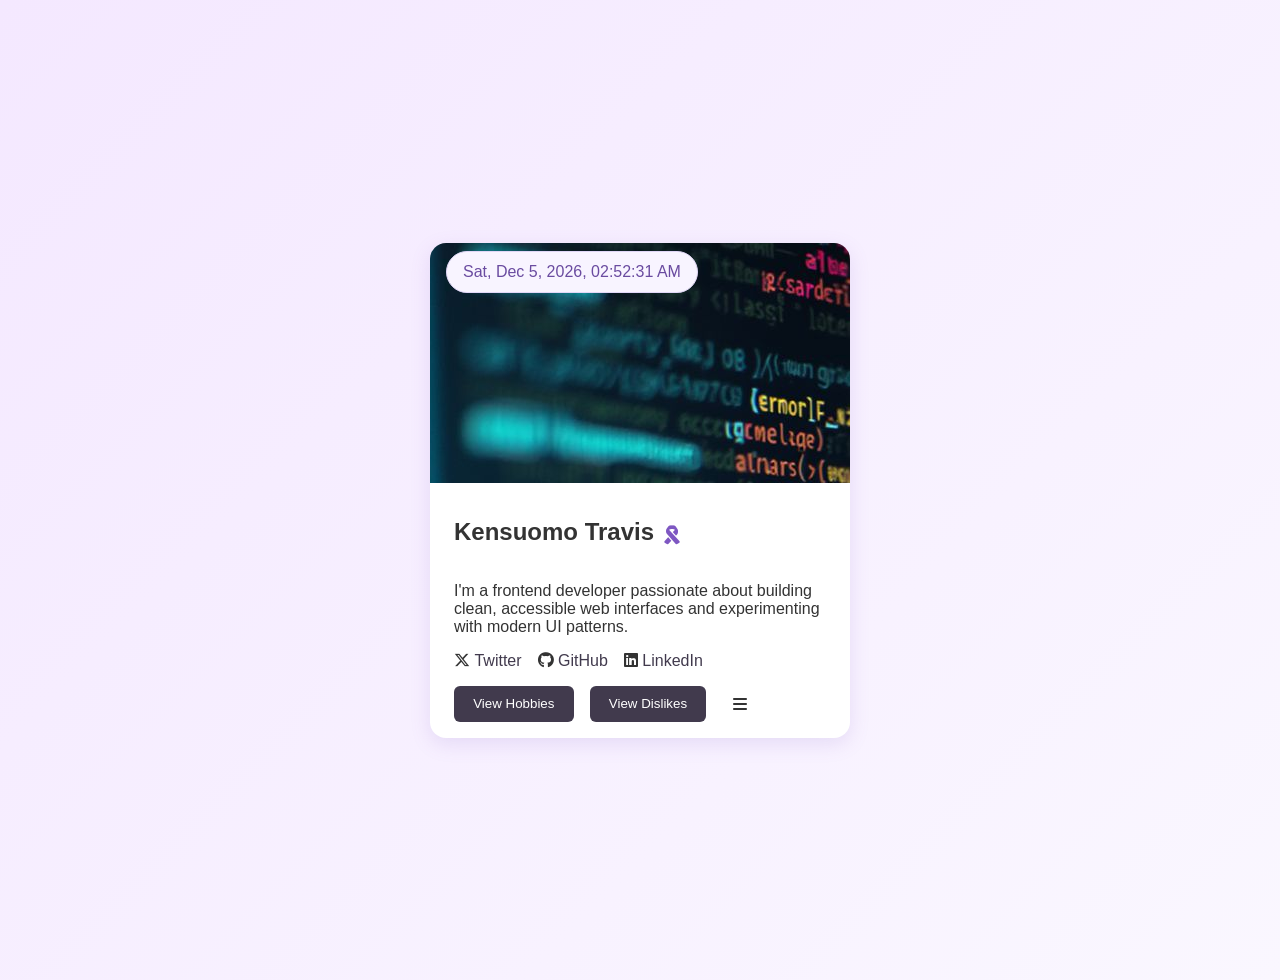
<file: index.html>
<!DOCTYPE html>
<html lang="en">

<head>
    <meta charset="UTF-8" />
    <meta name="viewport" content="width=device-width, initial-scale=1.0" />
    <title>Profile Card | Frontend Wizards</title>
    <link rel="stylesheet" href="styles.css" />
    <link rel="stylesheet" href="https://cdnjs.cloudflare.com/ajax/libs/font-awesome/6.5.0/css/all.min.css" />

</head>

<body>
    <article data-testid="test-profile-card" class="profile-card">


        <div class="avatar-container">
            <div class="date-time">
                <span id="formatted-time"></span>
            </div>
        </div>

        <div class="content-parent">
            <header>
                <h2>
                    Kensuomo Travis
                </h2>
                <i class="fa-solid fa-ribbon"></i>
            </header>


            <p data-testid="test-user-bio">
                I&apos;m a frontend developer passionate about building clean, accessible web
                interfaces and experimenting with modern UI patterns.
            </p>

            <p class="timestamp">
                Current time in ms: <span data-testid="test-user-time"></span><br />
                <!-- Formatted: <span id="formatted-time"></span> -->
            </p>

            <nav aria-label="Social links" data-testid="test-user-social-links">
                <ul>
                    <li>
                        <i class="fa-brands fa-x-twitter"></i>
                        <a href="https://x.com/kentrav81649556?s=21" data-testid="test-user-social-twitter"
                            target="_blank" rel="noopener noreferrer">Twitter</a>
                    </li>
                    <li>
                        <i class="fa-brands fa-github"></i>
                        <a href="https://github.com/Travisken" data-testid="test-user-social-github" target="_blank"
                            rel="noopener noreferrer">GitHub</a>
                    </li>
                    <li>
                        <i class="fa-brands fa-linkedin"></i>
                        <a href="https://linkedin.com/in/travisken" data-testid="test-user-social-linkedin"
                            target="_blank" rel="noopener noreferrer">LinkedIn</a>
                    </li>
                </ul>
            </nav>

            <section class="buttons">
                <button id="open-hobbies" aria-haspopup="dialog" aria-controls="hobbies-modal">
                    View Hobbies
                </button>
                <button id="open-dislikes" aria-haspopup="dialog" aria-controls="dislikes-modal">
                    View Dislikes
                </button>
                <div class="dropdown-menu">
                    <i class="fa-solid fa-bars" id="menu-toggle"></i>
                    <ul id="menu-list" class="hidden">
                        <li><a href="about.html">About</a></li>
                        <li><a href="contact.html">Contact</a></li>
                    </ul>
                </div>

            </section>
    </article>

    <!-- Hobbies Modal -->
    <dialog id="hobbies-modal" data-testid="test-user-hobbies">
        <h3>My Hobbies</h3>
        <ul>
            <li>Coding</li>
            <li>Photography</li>
            <li>Traveling</li>
        </ul>
        <button class="close-modal" id="close-hobbies"><i class="fa-solid fa-xmark"></i></button>
    </dialog>

    <!-- Dislikes Modal -->
    <dialog id="dislikes-modal" data-testid="test-user-dislikes">
        <h3>Things I Dislike</h3>
        <ul>
            <li>Slow Wi-Fi</li>
            <li>Cluttered UI</li>
            <li>Unclear documentation</li>
        </ul>
        <button class="close-modal" id="close-dislikes"><i class="fa-solid fa-xmark"></i></button>
    </dialog>
    </div>


    <script src="scripts.js"></script>
</body>

</html>
</file>
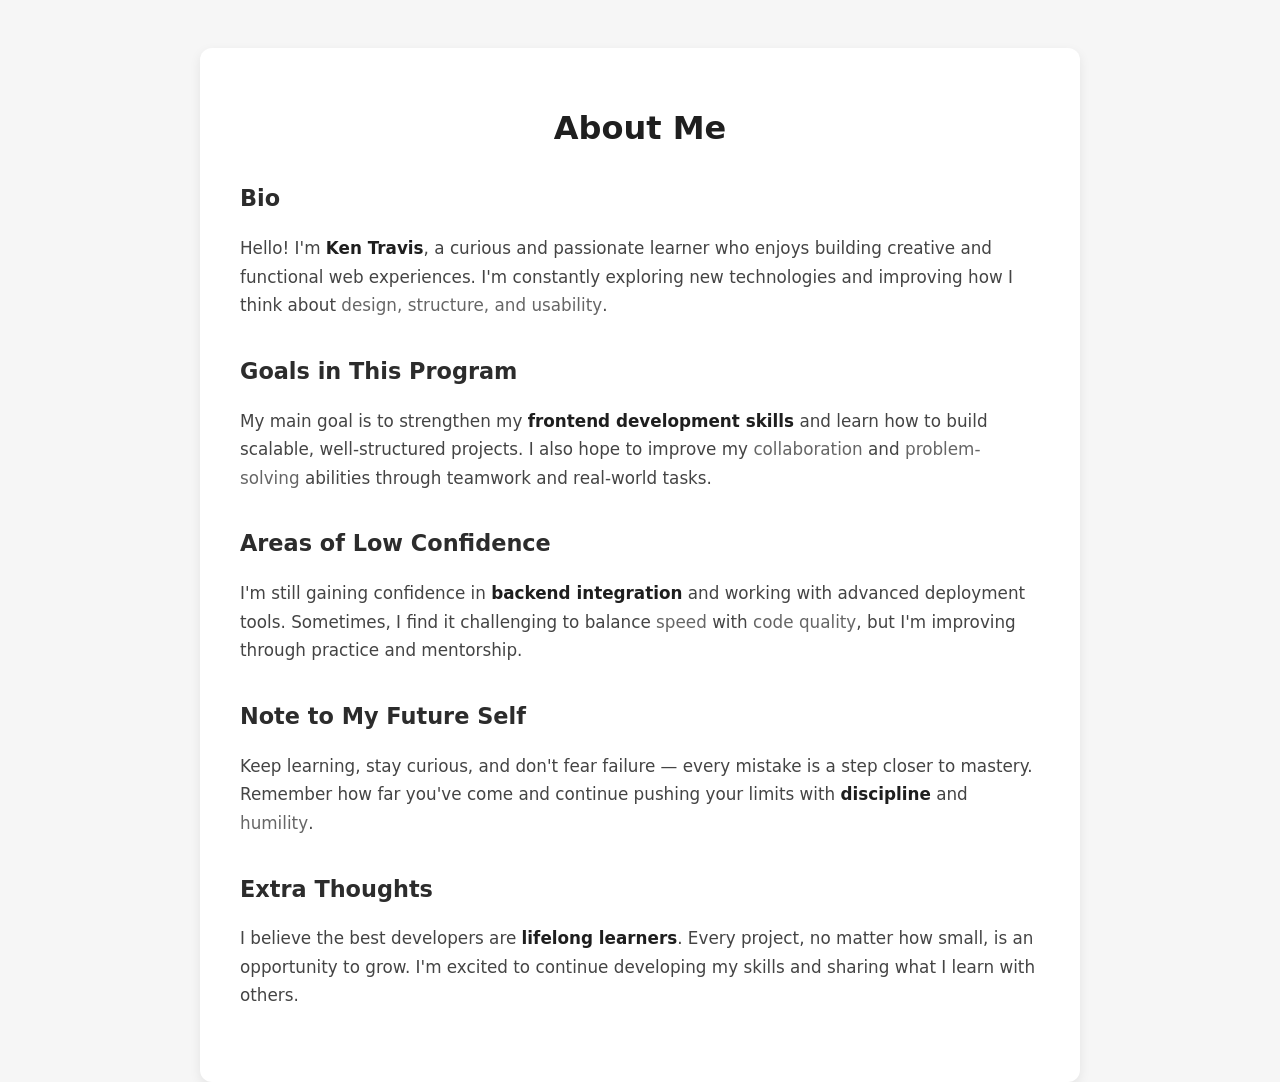
<file: about.html>
<!DOCTYPE html>
<html lang="en">
<head>
  <meta charset="UTF-8">
  <meta name="viewport" content="width=device-width, initial-scale=1.0">
  <title>About - Travis</title>
  <link rel="stylesheet" href="about-styles.css">
</head>
<body>
  <main data-testid="test-about-page" class="about-container">
    <h1>About Me</h1>

    <!-- Bio Section -->
    <section data-testid="test-about-bio" class="about-section">
      <h2>Bio</h2>
      <p>
        Hello! I&apos;m <span class="highlight-strong">Ken Travis</span>, a curious and passionate learner 
        who enjoys building creative and functional web experiences. I&apos;m constantly exploring 
        new technologies and improving how I think about <span class="highlight-gray">design, structure, and usability</span>.
      </p>
    </section>

    <!-- Goals Section -->
    <section data-testid="test-about-goals" class="about-section">
      <h2>Goals in This Program</h2>
      <p>
        My main goal is to strengthen my <span class="highlight-strong">frontend development skills</span> 
        and learn how to build scalable, well-structured projects. I also hope to improve my 
        <span class="highlight-gray">collaboration</span> and <span class="highlight-gray">problem-solving</span> abilities through teamwork and real-world tasks.
      </p>
    </section>

    <!-- Areas of Low Confidence -->
    <section data-testid="test-about-confidence" class="about-section">
      <h2>Areas of Low Confidence</h2>
      <p>
        I&apos;m still gaining confidence in <span class="highlight-strong">backend integration</span> and 
        working with advanced deployment tools. Sometimes, I find it challenging to 
        balance <span class="highlight-gray">speed</span> with <span class="highlight-gray">code quality</span>, but I&apos;m improving through practice and mentorship.
      </p>
    </section>

    <!-- Note to Future Self -->
    <section data-testid="test-about-future-note" class="about-section">
      <h2>Note to My Future Self</h2>
      <p>
        Keep learning, stay curious, and don&apos;t fear failure — every mistake is a step closer 
        to mastery. Remember how far you&apos;ve come and continue pushing your limits with 
        <span class="highlight-strong">discipline</span> and <span class="highlight-gray">humility</span>.
      </p>
    </section>

    <!-- Extra Thoughts -->
    <section data-testid="test-about-extra" class="about-section">
      <h2>Extra Thoughts</h2>
      <p>
        I believe the best developers are <span class="highlight-strong">lifelong learners</span>. 
        Every project, no matter how small, is an opportunity to grow. I&apos;m excited to continue 
        developing my skills and sharing what I learn with others.
      </p>
    </section>
  </main>
</body>
</html>
</file>
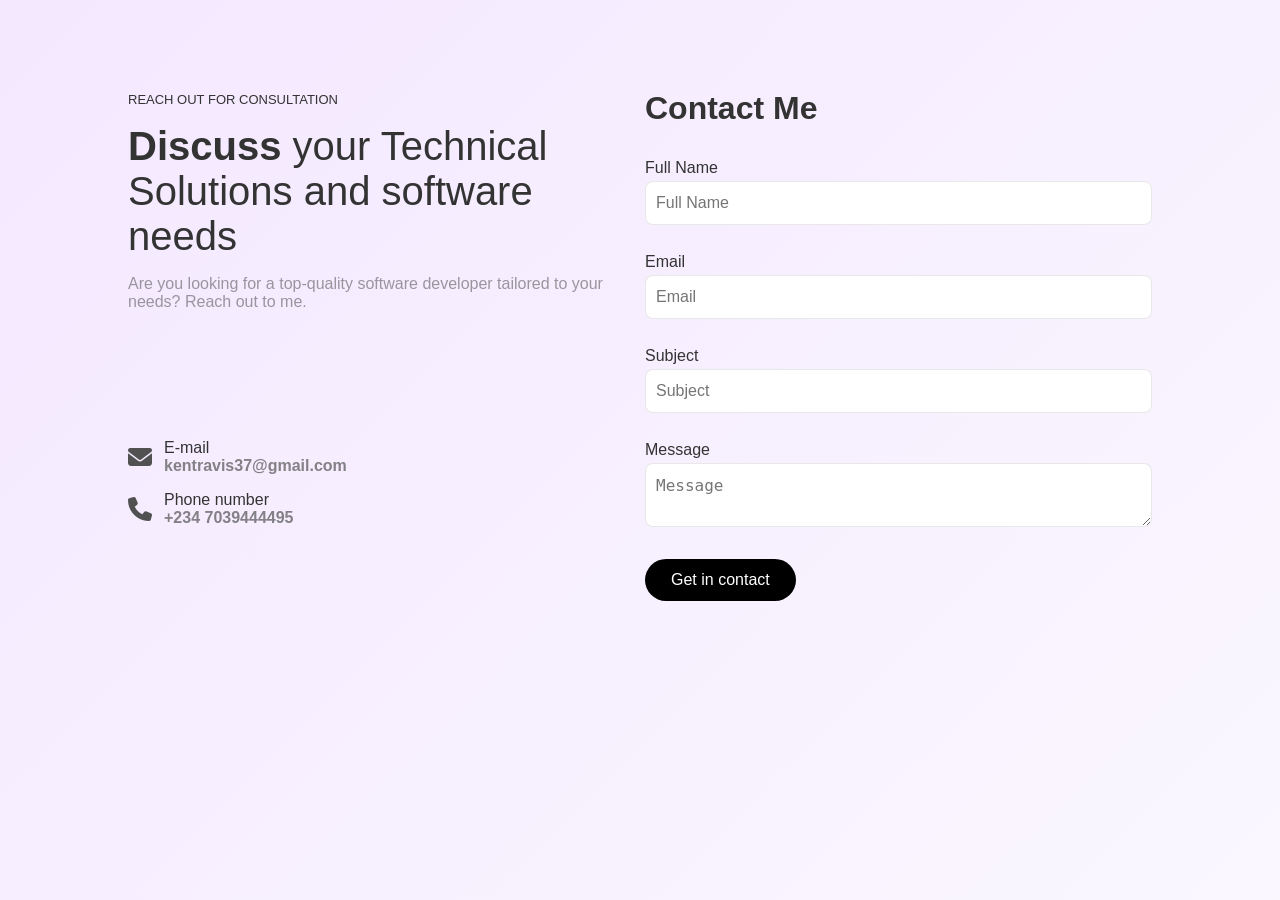
<file: contact.html>
<!DOCTYPE html>
<html lang="en">

<head>
  <meta charset="UTF-8" />
  <meta name="viewport" content="width=device-width, initial-scale=1.0" />
  <title>Contact - Travis</title>
  <link rel="stylesheet" href="contact-style.css" />
  <link rel="stylesheet" href="https://cdnjs.cloudflare.com/ajax/libs/font-awesome/6.5.0/css/all.min.css" />
</head>

<body>
  <section>
    <div class="sect left">
      <div class="left-pgh">
        <span class="span-txt">Reach out for consultation</span>
        <p class="left-head-pgh">
          <strong class="span-head">Discuss</strong> your Technical Solutions and software needs
        </p>
        <p class="left-sub-pgh">
          Are you looking for a top-quality software developer tailored to your needs? Reach out to me.
        </p>

        <div class="contacts">
          <div class="contact-info">
            <i class="fa-solid fa-envelope"></i>
            <div>
              <p>E-mail</p>
              <p class="contact-mail">kentravis37@gmail.com</p>
            </div>
          </div>

          <div class="contact-info">
            <i class="fa-solid fa-phone"></i>
            <div>
              <p>Phone number</p>
              <p class="contact-phone">+234 7039444495</p>
            </div>
          </div>
        </div>
      </div>
    </div>

    <div class="sect right">
        <h1>
            Contact Me
        </h2>
      <form id="contact-form" novalidate>
        <div>
          <label for="name">Full Name</label>
          <input type="text" id="name" name="name" placeholder="Full Name" data-testid="test-contact-name"
            aria-describedby="test-contact-error-name" />
          <div id="test-contact-error-name" class="error" data-testid="test-contact-error-name"></div>
        </div>

        <div>
          <label for="email">Email</label>
          <input type="email" id="email" name="email" placeholder="Email" data-testid="test-contact-email"
            aria-describedby="test-contact-error-email" />
          <div id="test-contact-error-email" class="error" data-testid="test-contact-error-email"></div>
        </div>

        <div>
          <label for="subject">Subject</label>
          <input type="text" id="subject" name="subject" placeholder="Subject" data-testid="test-contact-subject"
            aria-describedby="test-contact-error-subject" />
          <div id="test-contact-error-subject" class="error" data-testid="test-contact-error-subject"></div>
        </div>

        <div>
          <label for="message">Message</label>
          <textarea id="message" name="message" placeholder="Message" data-testid="test-contact-message"
            aria-describedby="test-contact-error-message"></textarea>
          <div id="test-contact-error-message" class="error" data-testid="test-contact-error-message"></div>
        </div>

        <button type="submit" class="contact-btn" data-testid="test-contact-submit">Get in contact</button>

        <div id="success-message" class="success" data-testid="test-contact-success" style="display: none;">
          ✅ Your message has been sent successfully!
        </div>
      </form>
    </div>
  </section>

  <script src="contact.js"></script>
</body>

</html>
</file>
<file: styles.css>
/* Base Styles */
body {
  font-family: "Quicksand", "Poppins", sans-serif;
  background: linear-gradient(135deg, #f4e8ff, #faf7ff);
  display: flex;
  justify-content: center;
  align-items: center;
  padding: 2rem;
  min-height: 100vh;
  color: #333;
}

/* Profile Card */
.profile-card {
  background: #fff;
  border-radius: 16px;
  box-shadow: 0 6px 20px rgba(126, 87, 194, 0.15);
  max-width: 420px;
  width: 100%;
  display: flex;
  flex-direction: column;
  /* overflow: hidden; */
  transition: transform 0.2s ease, box-shadow 0.3s ease;
}

.profile-card:hover {
  transform: translateY(-4px);
  box-shadow: 0 8px 28px rgba(126, 87, 194, 0.25);
}

/* Header */
header {
  display: flex;
  flex-direction: row;
  align-items: center;

  gap: 10px;
}

header i {
  color: #7e57c2;
  font-size: 1.2rem;
  margin-top: 6px;
}

/* Avatar Section */
.avatar-container {
  width: 100%;
  height: 15rem;
  display: flex;
  position: relative;
  overflow: hidden;
  border-top-left-radius: 16px;
  border-top-right-radius: 16px;
  background-position: center;
  background-repeat: no-repeat;
  background: url(/dev.jfif);
}

.avatar-container img {
  width: 100%;
  height: 100%;
  object-fit: cover;
}

/* Content Area */
.content-parent {
  padding: 1rem 1.5rem;
}

.date-time {
  background-color: #f8f4ff;
  border: 1px solid #e1d7f7;
  height: 2.5rem;
  border-radius: 50px;
  min-width: 12rem;
  padding: 0 1rem;
  display: flex;
  justify-content: center;
  align-items: center;
  font-weight: 500;
  color: #6a4ba0;
  margin: 0.5rem 1rem;
}

.timestamp {
  display: none;
}

/* Navigation Links */
nav ul {
  list-style: none;
  padding: 0;
  display: flex;
  gap: 1rem;
  flex-wrap: wrap;
}

nav a {
  color: #413a4d;
  text-decoration: none;
  font-weight: 500;
  transition: color 0.2s;
}

nav a:hover,
nav a:focus {
  color: #5e35b1;
  text-decoration: underline;
}

/* Buttons */
.buttons {
  display: flex;
  gap: 1rem;
  flex-wrap: wrap;
}

button {
  background: #413a4d;
  color: white;
  border: none;
  border-radius: 6px;
  padding: 0.6rem 1.2rem;
  cursor: pointer;
  transition: background 0.2s, transform 0.2s;
  font-weight: 500;
}

.buttons button:hover,
.buttons button:focus {
  background: #6a4ba0;
  transform: scale(1.05);
  outline: none;
}

/* Modal Styles */
dialog {
  border: none;
  border-radius: 12px;
  padding: 1.5rem;
  max-width: 420px;
  width: 90%;
  box-shadow: 0 6px 20px rgba(0, 0, 0, 0.3);
  background: #fff;
  position: relative;
  animation: fadeIn 0.3s ease;
}

dialog ul {
  display: flex;
  gap: 0.75rem;
  flex-wrap: wrap;
  padding: 0;
  margin-top: 1rem;
}

dialog ul li {
  list-style: none;
  padding: 6px 12px;
  border-radius: 8px;
  min-width: fit-content;
  background-color: #f3e8ff;
  color: #4a3278;
  font-weight: 500;
}

dialog::backdrop {
  background: rgba(0, 0, 0, 0.6);
}

/* Close Modal Button */
.close-modal {
  position: absolute;
  top: 8px;
  right: 8px;
  background: #b9b9b9;
  border-radius: 100%;
  aspect-ratio: 1;
  width: 2rem;
  display: flex;
  justify-content: center;
  align-items: center;
  transition: background 0.2s;
  cursor: pointer;
}

.close-modal i {
  color: #000;
  font-size: 1.1rem;
}

.close-modal:hover {
  background: #adadad;
}

/* Responsive Layout */
@media (max-width: 768px) {
  .profile-card {
    max-width: 90%;
  }

  /* header {
      flex-direction: column;
      align-items: flex-start;
    } */

  .avatar-container {
    height: 12rem;
  }

  .buttons {
    justify-content: center;
  }


}

@media (max-width: 480px) {
  body {
    padding: 1rem;
  }

  .avatar-container {
    height: 10rem;
  }

  .date-time {
    font-size: 0.9rem;
  }

  .content-parent {
    padding: 1rem;
  }

  dialog {
    padding: 1rem;
  }
}

/* Animation */
@keyframes fadeIn {
  from {
    opacity: 0;
    transform: scale(0.95);
  }

  to {
    opacity: 1;
    transform: scale(1);
  }
}

.dropdown-menu {
  border-radius: 50%;
  display: flex;
  align-items: center;
  justify-content: center;
  height: 2.2rem;
  aspect-ratio: 1;
  transition: all 500ms ease-in-out;
  position: relative;
  
}

.dropdown-menu:hover {
  background-color: #3333331e;
  cursor: pointer;
}


.dropdown-menu i {
  font-size: 1rem;
  cursor: pointer;
}

.dropdown-menu ul {
  list-style: none;
  margin: 0;
  padding: 0.5rem 0;
  background: white;
  border-radius: 8px;
  box-shadow: 0 4px 8px rgba(0, 0, 0, 0.15);
  position: absolute;
  right: 0;
  top: 2rem;
  width: 150px;
  z-index: 10;
}

.dropdown-menu ul li {
  padding: 0.5rem 1rem;
}

.dropdown-menu ul li:hover {
  background-color: #f5f5f5;
}

.dropdown-menu ul li a {
  text-decoration: none;
  color: #333;
  display: block;
}

.hidden {
  display: none;
}
</file>
<file: about-styles.css>
/* Base layout */
body {
  font-family: "Inter", system-ui, sans-serif;
  background-color: #f6f6f6;
  color: #333;
  margin: 0;
  padding: 0;
  display: flex;
  justify-content: center;
  align-items: flex-start;
  min-height: 100vh;
}

/* Container */
.about-container {
  background: #fff;
  border-radius: 12px;
  box-shadow: 0 4px 12px rgba(0, 0, 0, 0.08);
  padding: 2.5rem;
  margin-top: 3rem;
  width: 90%;
  max-width: 800px;
}

/* Heading styles */
h1 {
  text-align: center;
  color: #1f1f1f;
  font-size: 2rem;
  margin-bottom: 2rem;
}

h2 {
  color: #2c2c2c;
  margin-bottom: 0.5rem;
  font-size: 1.4rem;
}

/* Paragraph styles */
.about-section {
  margin-bottom: 2rem;
  line-height: 1.7;
  font-size: 1.05rem;
  color: #444;
}

/* Highlighted text */
.highlight-strong {
  font-weight: 600;
  color: #1e1e1e;
}

.highlight-gray {
  font-weight: 500;
  color: #666;
}

/* Responsive tweaks */
@media (max-width: 600px) {
  .about-container {
    padding: 1.5rem;
  }

  h1 {
    font-size: 1.6rem;
  }

  h2 {
    font-size: 1.2rem;
  }
}
</file>
<file: contact-style.css>
* {
  padding: 0;
  margin: 0;
  box-sizing: border-box;
}

body {
  font-family: "Quicksand", "Poppins", sans-serif;
  background: linear-gradient(135deg, #f4e8ff, #faf7ff);
  display: flex;
  justify-content: center;
  align-items: center;
  height: 100dvh;
  color: #333;
}

section {
  display: flex;
  flex-wrap: wrap;
  gap: 10px;
  width: 80%;
  height: 80%;
  border-radius: 20px;
  /* box-shadow: 0 0px 10px rgba(190, 190, 190, 0.1); */
}

.sect {
  flex: 1;
  /* padding: 2rem; */
}

.left {
    background-color: transparent;
  display: flex;
  flex-direction: column;
}

.span-txt {
  font-weight: 200;
  font-size: small;
  text-transform: uppercase;
}

.left-head-pgh {
  font-size: 2.5rem;
  margin-top: 1rem;
}

.left-sub-pgh {
  margin-top: 1rem;
  color: #5151518f;
}

.contacts {
  margin-top: 8rem;
  display: flex;
  flex-direction: column;
  gap: 1rem;
}

.contact-info {
  display: flex;
  gap: 12px;
  align-items: center;
}

.contact-mail,
.contact-phone {
  font-weight: 700;
  color: #515151b2;
}

.fa-solid {
  color: #515151;
  font-size: 1.5rem;
}

.right form {
  width: 100%;
  display: flex;
  flex-direction: column;
  gap: 1.5rem;
}

.right form input,
textarea {
  border: 1px solid #cccccc71;
  outline: none;
  width: 100%;
  padding: 12px 10px;
  color: #515151;
  border-radius: 8px;
  margin-top: 4px;
  font-size: 1rem;
}

.contact-btn {
  border-radius: 4rem;
  padding: 12px 26px;
  background-color: #000;
  border: none;
  width: fit-content;
  color: #fff;
  cursor: pointer;
  font-size: 1rem;
  transition: background 0.3s;
}

.contact-btn:hover {
  background-color: #222;
}

.error {
  color: red;
  font-size: 0.9rem;
  margin-top: 4px;
}

.success {
  background-color: #d4edda;
  color: #155724;
  padding: 1rem;
  border-radius: 8px;
  margin-top: 1rem;
  font-weight: 600;
  text-align: center;
}

.right h1{
    margin-bottom: 2rem;
    font-size: 2rem;
}

@media (max-width: 500px) {
    .left{
        display: none;
    }

    .sect{
        padding: 0;
    }

    form {
        width: 100%;
    }
}
</file>
